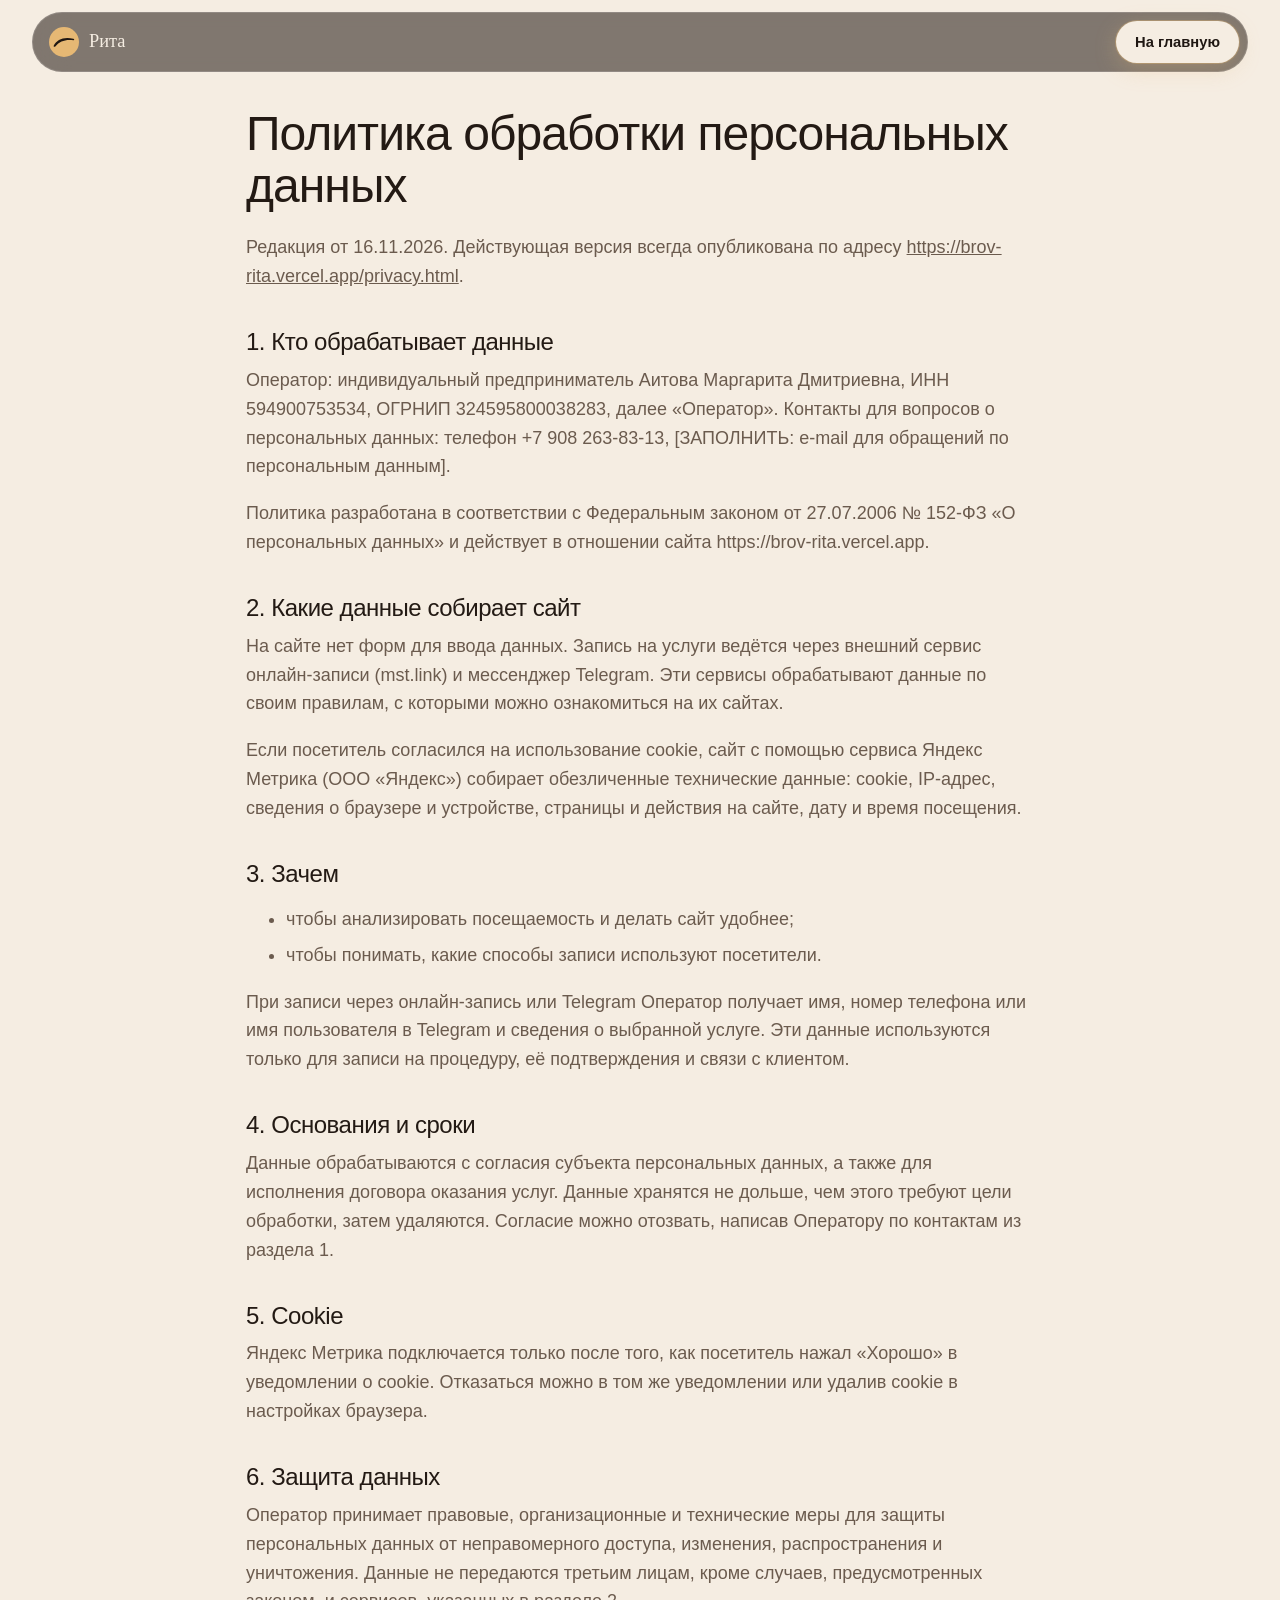
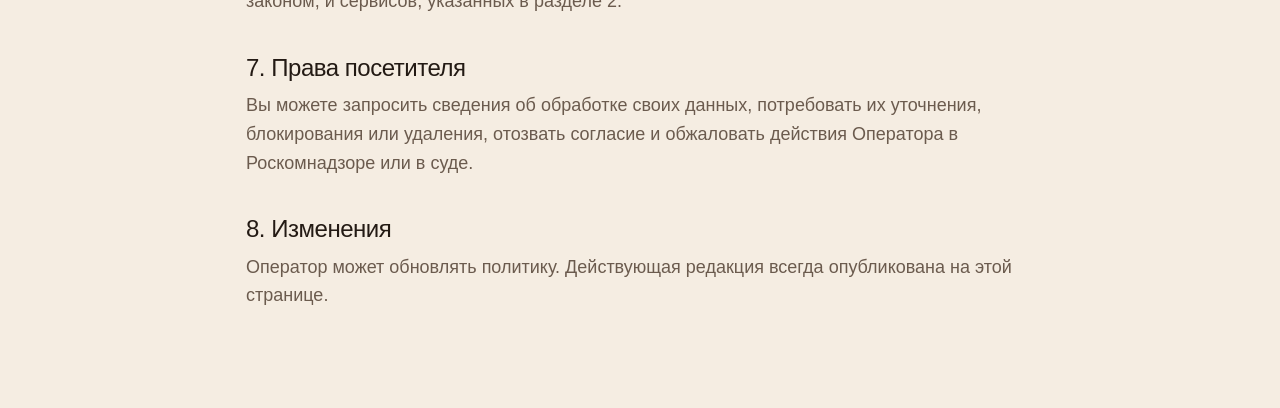
<file: privacy.html>
<!doctype html>
<html lang="ru">
<head>
  <meta charset="utf-8">
  <meta name="viewport" content="width=device-width, initial-scale=1">
  <meta http-equiv="Content-Security-Policy" content="default-src 'self'; script-src 'self' https://mc.yandex.ru https://yastatic.net; style-src 'self' 'unsafe-inline'; img-src 'self' data: https://mc.yandex.ru; connect-src 'self' https://mc.yandex.ru; frame-src https://mc.yandex.ru; object-src 'none'; base-uri 'self'; form-action 'self'">
  <meta name="referrer" content="strict-origin-when-cross-origin">
  <title>Политика обработки персональных данных | Рита</title>
  <meta name="description" content="Политика обработки персональных данных сайта мастера Риты.">
  <meta name="robots" content="noindex, follow">
  <link rel="icon" href="favicon.svg" type="image/svg+xml">
  <link rel="stylesheet" href="styles.css?v=20261119d">
  <style>
    .nav { position: sticky; top: 12px; }
    .doc { max-width: 820px; padding-top: 48px; padding-bottom: 80px; }
    .doc h1 { font-size: clamp(2rem, 5vw, 3rem); }
    .doc h2 { font-size: 1.5rem; margin-top: 1.6em; }
    .doc p, .doc li { color: var(--muted); }
    .doc li { margin-bottom: .4em; }
  </style>
</head>
<body>
<header class="nav">
  <div class="nav__in">
    <a class="brand" href="index.html" aria-label="На главную">
      <svg class="brand__mark" viewBox="0 0 64 64" aria-hidden="true"><circle cx="32" cy="32" r="32" fill="currentColor"/><path d="M10 40 C17 27 31 20 52 25 C54 25.5 54.5 28 52.5 28.3 C35 26 23 30 13.5 41.5 C12 43 9.2 42 10 40 Z" fill="#1f1712"/></svg>
      <span>Рита</span>
    </a>
    <a class="pill pill--light pill--sm" href="index.html">На главную</a>
  </div>
</header>
<main class="wrap doc">
  <h1>Политика обработки персональных данных</h1>
  <p>Редакция от 16.11.2026. Действующая версия всегда опубликована по адресу <a href="https://brov-rita.vercel.app/privacy.html">https://brov-rita.vercel.app/privacy.html</a>.</p>

  <h2>1. Кто обрабатывает данные</h2>
  <p>Оператор: индивидуальный предприниматель Аитова Маргарита Дмитриевна, ИНН 594900753534, ОГРНИП 324595800038283, далее «Оператор». Контакты для вопросов о персональных данных: телефон +7 908 263-83-13, [ЗАПОЛНИТЬ: e-mail для обращений по персональным данным].</p>
  <p>Политика разработана в соответствии с Федеральным законом от 27.07.2006 № 152-ФЗ «О персональных данных» и действует в отношении сайта https://brov-rita.vercel.app.</p>

  <h2>2. Какие данные собирает сайт</h2>
  <p>На сайте нет форм для ввода данных. Запись на услуги ведётся через внешний сервис онлайн-записи (mst.link) и мессенджер Telegram. Эти сервисы обрабатывают данные по своим правилам, с которыми можно ознакомиться на их сайтах.</p>
  <p>Если посетитель согласился на использование cookie, сайт с помощью сервиса Яндекс Метрика (ООО «Яндекс») собирает обезличенные технические данные: cookie, IP-адрес, сведения о браузере и устройстве, страницы и действия на сайте, дату и время посещения.</p>

  <h2>3. Зачем</h2>
  <ul>
    <li>чтобы анализировать посещаемость и делать сайт удобнее;</li>
    <li>чтобы понимать, какие способы записи используют посетители.</li>
  </ul>
  <p>При записи через онлайн-запись или Telegram Оператор получает имя, номер телефона или имя пользователя в Telegram и сведения о выбранной услуге. Эти данные используются только для записи на процедуру, её подтверждения и связи с клиентом.</p>

  <h2>4. Основания и сроки</h2>
  <p>Данные обрабатываются с согласия субъекта персональных данных, а также для исполнения договора оказания услуг. Данные хранятся не дольше, чем этого требуют цели обработки, затем удаляются. Согласие можно отозвать, написав Оператору по контактам из раздела 1.</p>

  <h2>5. Cookie</h2>
  <p>Яндекс Метрика подключается только после того, как посетитель нажал «Хорошо» в уведомлении о cookie. Отказаться можно в том же уведомлении или удалив cookie в настройках браузера.</p>

  <h2>6. Защита данных</h2>
  <p>Оператор принимает правовые, организационные и технические меры для защиты персональных данных от неправомерного доступа, изменения, распространения и уничтожения. Данные не передаются третьим лицам, кроме случаев, предусмотренных законом, и сервисов, указанных в разделе 2.</p>

  <h2>7. Права посетителя</h2>
  <p>Вы можете запросить сведения об обработке своих данных, потребовать их уточнения, блокирования или удаления, отозвать согласие и обжаловать действия Оператора в Роскомнадзоре или в суде.</p>

  <h2>8. Изменения</h2>
  <p>Оператор может обновлять политику. Действующая редакция всегда опубликована на этой странице.</p>
</main>
</body>
</html>
</file>
<file: styles.css>
/* Рита: тёплое золото, тёмная бронза, стекло (основная версия с 20.10.2026; прошлая: styles_v1.css) */
:root {
  --night: #1f1712;      /* тёмный эспрессо */
  --bronze: #3a2a1e;     /* бронза */
  --amber: #c8924a;      /* янтарь */
  --honey: #e6b874;      /* мёд: акцент на тёмном */
  --cream: #f5ede2;      /* крем: фон */
  --sand: #ebdfcf;       /* песок: светлые карточки */
  --paper: #fbf7f1;      /* бумага */
  --ink: #231a14;        /* текст */
  --muted: #6b5b4e;      /* подписи */
  --accent-ink: #8a5a2b; /* акцент текста на светлом */
  --line: rgba(35, 26, 20, .12);
  --r-lg: 28px;
  --r-md: 20px;
  --sans: "Segoe UI", -apple-system, "Helvetica Neue", Roboto, Arial, sans-serif;
  --serif: Georgia, "Times New Roman", serif;
}

*, *::before, *::after { box-sizing: border-box; }
html { scroll-behavior: smooth; scroll-padding-top: 90px; -webkit-text-size-adjust: 100%; }
body { margin: 0; background: var(--cream); color: var(--ink); font: 17px/1.6 var(--sans); }
img { max-width: 100%; height: auto; display: block; }
a { color: inherit; }
h1, h2, h3 { margin: 0 0 .45em; font-weight: 300; letter-spacing: -.02em; line-height: 1.08; }
h1 { font-size: clamp(2.6rem, 8vw, 5.4rem); }
h2 { font-size: clamp(2rem, 5vw, 3.4rem); }
h3 { font-size: 1.15rem; font-weight: 600; letter-spacing: 0; line-height: 1.3; }
h1 em, h2 em { font-family: var(--serif); font-style: italic; font-weight: 400; color: var(--accent-ink); }
p { margin: 0 0 1em; }

.wrap { width: 100%; max-width: 1240px; margin: 0 auto; padding: 0 16px; }
.block { padding: 56px 0; }
.block--dark { background: radial-gradient(80% 60% at 20% 0%, rgba(200, 146, 74, .28), transparent 60%), linear-gradient(170deg, var(--bronze), var(--night)); color: var(--cream); }
.block--dark h2 em { color: var(--honey); }
.block--cream { background: var(--sand); }
.center { text-align: center; margin-top: 28px; }
.sub { color: var(--muted); max-width: 560px; }
.block--dark .sub { color: #d6c6b3; }
.link { color: var(--accent-ink); text-underline-offset: 3px; font-weight: 600; }
.block--dark .link, .card--dark .link { color: var(--honey); }
.todo { background: #fff1c2; color: #6b5100; padding: 4px 10px; border-radius: 8px; font-size: .88rem; display: inline-block; }

.head { margin-bottom: 28px; }
.head--row { display: grid; gap: 8px; align-items: end; }

/* Плашки-метки */
.tag { display: inline-flex; align-items: center; gap: 8px; margin-bottom: 14px; font-size: .8rem; font-weight: 600; letter-spacing: .02em;
  color: var(--accent-ink); }
.tag--glass { padding: 6px 14px; border-radius: 999px; background: rgba(255, 255, 255, .12); border: 1px solid rgba(255, 255, 255, .22);
  color: var(--cream); backdrop-filter: blur(10px); -webkit-backdrop-filter: blur(10px); }

/* Стекло */
.glass { background: rgba(31, 23, 18, .42); border: 1px solid rgba(255, 255, 255, .16); backdrop-filter: blur(18px) saturate(1.2);
  -webkit-backdrop-filter: blur(18px) saturate(1.2); color: var(--cream); }

/* Кнопки-пилюли */
.pill { display: inline-flex; align-items: center; justify-content: center; gap: .5em; min-height: 52px; padding: 0 26px; border-radius: 999px;
  border: 1px solid transparent; font: 600 1rem/1 var(--sans); text-decoration: none; cursor: pointer; transition: transform .2s, background .2s, color .2s; }
.pill:hover { transform: translateY(-1px); }
.pill--light { background: var(--cream); color: var(--night); }
.pill--light:hover { background: #fff; }
.pill--dark { background: var(--night); color: var(--cream); }
.pill--dark:hover { background: var(--bronze); }
.pill--glass { background: rgba(255, 255, 255, .1); color: var(--cream); border-color: rgba(255, 255, 255, .3); backdrop-filter: blur(10px); -webkit-backdrop-filter: blur(10px); }
.pill--glass:hover { background: rgba(255, 255, 255, .2); }
.pill--sm { min-height: 42px; padding: 0 18px; font-size: .92rem; }

/* Свечение и волна на кнопках */
.pill { position: relative; overflow: hidden; isolation: isolate; transition: transform .2s, background .2s, color .2s, box-shadow .35s; }
.pill > * { position: relative; z-index: 2; }
/* Световая волна: блик раз в несколько секунд проходит по кнопке */
.pill::after { content: ""; position: absolute; inset: -2px; z-index: 1; pointer-events: none; transform: translateX(-130%) skewX(-18deg);
  background: linear-gradient(90deg, transparent 0%, rgba(255, 236, 200, .55) 50%, transparent 100%); animation: pill-wave 4.5s ease-in-out infinite; }
.pill--light::after { background: linear-gradient(90deg, transparent 0%, rgba(230, 184, 116, .55) 50%, transparent 100%); }
.pill--glass::after { animation-delay: 1.2s; opacity: .7; }
.pill:hover::after { animation-duration: 1.6s; }
@keyframes pill-wave { 0%, 55% { transform: translateX(-130%) skewX(-18deg); } 100% { transform: translateX(130%) skewX(-18deg); } }
/* Свечение: мягкое «дыхание» у главных кнопок и яркое при наведении */
.pill--light { box-shadow: 0 0 0 1px rgba(230, 184, 116, .35), 0 6px 22px rgba(230, 184, 116, .28); animation: pill-glow 3.2s ease-in-out infinite; }
.pill--dark { box-shadow: 0 6px 22px rgba(200, 146, 74, .25); animation: pill-glow-dark 3.2s ease-in-out infinite; }
.pill--light:hover { box-shadow: 0 0 0 1px rgba(230, 184, 116, .7), 0 10px 36px rgba(230, 184, 116, .6); animation: none; }
.pill--dark:hover { box-shadow: 0 10px 34px rgba(200, 146, 74, .5); animation: none; }
.pill--glass:hover { box-shadow: 0 0 0 1px rgba(230, 184, 116, .5), 0 8px 28px rgba(230, 184, 116, .35); }
@keyframes pill-glow { 50% { box-shadow: 0 0 0 1px rgba(230, 184, 116, .55), 0 8px 32px rgba(230, 184, 116, .5); } }
@keyframes pill-glow-dark { 50% { box-shadow: 0 8px 30px rgba(200, 146, 74, .45); } }
/* Волна от нажатия (кружок создаёт script.js) */
.ripple { position: absolute; z-index: 1; border-radius: 50%; pointer-events: none; transform: scale(0); opacity: .55;
  background: radial-gradient(circle, rgba(230, 184, 116, .9) 0%, rgba(230, 184, 116, .35) 45%, transparent 70%); animation: ripple .7s ease-out forwards; }
.pill--dark .ripple { background: radial-gradient(circle, rgba(255, 236, 200, .7) 0%, rgba(230, 184, 116, .3) 45%, transparent 70%); }
@keyframes ripple { to { transform: scale(1); opacity: 0; } }
.pill:focus-visible, button:focus-visible, a:focus-visible, summary:focus-visible { outline: 3px solid var(--honey); outline-offset: 3px; }
.ico { width: 20px; height: 20px; flex: none; }
.actions { display: flex; flex-wrap: wrap; gap: 12px; }
.actions .pill { flex: 1 1 220px; }
.actions--center { justify-content: center; }

/* Шапка */
.nav { position: fixed; top: 12px; left: 12px; right: 12px; z-index: 30; }
.nav__in { max-width: 1216px; margin: 0 auto; display: flex; align-items: center; gap: 20px; padding: 8px 8px 8px 16px; border-radius: 999px;
  background: rgba(31, 23, 18, .55); border: 1px solid rgba(255, 255, 255, .14); backdrop-filter: blur(18px); -webkit-backdrop-filter: blur(18px); color: var(--cream); }
.brand { display: inline-flex; align-items: center; gap: 10px; text-decoration: none; margin-right: auto; font-family: var(--serif); font-size: 1.15rem; white-space: nowrap; }
@media (max-width: 699px) { .hero__bg { object-position: 50% 30%; } }
.brand__mark { width: 30px; height: 30px; color: var(--honey); }
.nav__links { display: none; gap: 24px; }
.nav__links a { text-decoration: none; font-size: .93rem; color: #e3d5c4; }
.nav__links a:hover { color: #fff; }

/* Первый экран */
.hero { position: relative; margin: 8px; min-height: calc(100svh - 16px); border-radius: var(--r-lg); overflow: hidden; color: var(--cream);
  display: flex; flex-direction: column; justify-content: flex-end; gap: 20px; padding: 110px 20px 20px; background: var(--night); }
.hero__bg { position: absolute; inset: 0; width: 100%; height: 100%; object-fit: cover; object-position: 50% 30%;
  filter: sepia(.35) saturate(1.15) brightness(.8); }
.hero::after { content: ""; position: absolute; inset: 0; background: linear-gradient(180deg, rgba(31,23,18,.55) 0%, rgba(31,23,18,.15) 35%, rgba(31,23,18,.85) 100%); }
.hero__glow { position: absolute; inset: 0; z-index: 1; pointer-events: none;
  background: radial-gradient(50% 45% at 85% 15%, rgba(230, 184, 116, .35), transparent 70%), radial-gradient(40% 40% at 10% 90%, rgba(200, 146, 74, .3), transparent 70%); }
.hero__content, .hero__card { position: relative; z-index: 2; }
.hero__content { max-width: 760px; }
.hero h1 em { color: var(--honey); }
.hero__lead { font-size: 1.12rem; color: #eadccb; max-width: 560px; margin-bottom: 26px; }
.hero__card { list-style: none; margin: 0; padding: 6px 18px; border-radius: var(--r-md); max-width: 420px; }
.hero__card li { display: flex; justify-content: space-between; gap: 16px; padding: 12px 0; border-bottom: 1px solid rgba(255, 255, 255, .14); font-size: .92rem; }
.hero__card li:last-child { border-bottom: 0; }
.hero__card span { color: #d6c6b3; }
.hero__card b { font-weight: 600; text-align: right; }

/* Карточки и бенто */
.card { border-radius: var(--r-lg); padding: 28px 24px; position: relative; overflow: hidden; }
.card--dark { background: radial-gradient(70% 60% at 85% 0%, rgba(230, 184, 116, .3), transparent 65%), linear-gradient(160deg, var(--bronze), var(--night)); color: var(--cream); }
.card--cream { background: var(--paper); border: 1px solid var(--line); }
.bento { display: grid; gap: 12px; }
.card--quote { display: flex; flex-direction: column; justify-content: space-between; min-height: 320px; margin: 0; }
.quote-mark { width: 44px; color: var(--honey); margin-bottom: 20px; }
.card--quote blockquote { margin: 0 0 24px; font-size: clamp(1.4rem, 3vw, 2rem); font-weight: 300; line-height: 1.3; color: #cdbba6; }
.card--quote .hl { color: #fff; }
.card--quote figcaption { font-size: .9rem; color: #bfae9a; }
.pains { list-style: none; padding: 0; margin: 0; counter-reset: p; }
.pains li { counter-increment: p; display: flex; gap: 16px; align-items: baseline; padding: 14px 0; border-bottom: 1px solid var(--line); font-size: 1.05rem; }
.pains li:last-child { border-bottom: 0; }
.pains li::before { content: "0" counter(p); font-family: var(--serif); font-style: italic; color: var(--accent-ink); font-size: .95rem; min-width: 24px; }

/* Цены */
.prices { display: grid; gap: 16px; align-items: start; }
.tabs { display: flex; gap: 6px; margin-bottom: 14px; padding: 5px; border-radius: 999px; background: var(--sand); width: max-content; max-width: 100%; overflow-x: auto; }
.tabs button { flex: none; min-height: 44px; padding: 0 20px; border-radius: 999px; border: 0; background: transparent; color: var(--ink);
  font: 500 .98rem var(--sans); cursor: pointer; }
.tabs button[aria-selected="true"] { background: var(--night); color: var(--cream); }
.price { background: var(--paper); border-radius: var(--r-lg); border: 1px solid var(--line); padding: 4px 0; }
.price__row { display: grid; gap: 8px; padding: 20px 22px; border-bottom: 1px solid var(--line); }
.price__row:last-child { border-bottom: 0; }
.price__row h3 { margin-bottom: .2em; }
.price__row p { margin: 0; color: var(--muted); font-size: .95rem; }
.price__row--hint { background: linear-gradient(90deg, rgba(200, 146, 74, .12), transparent); }
.price__meta { display: flex; align-items: baseline; justify-content: space-between; gap: 16px; }
.price__meta span { color: var(--muted); font-size: .88rem; white-space: nowrap; }
.price__meta b { font-weight: 300; font-size: 1.45rem; letter-spacing: -.01em; white-space: nowrap; }
.card--offer { padding: 0; display: flex; flex-direction: column; }
.card--offer img { width: 100%; aspect-ratio: 16 / 10; object-fit: cover; filter: sepia(.3) saturate(1.1); }
.card--offer__body { padding: 24px; }
.card--offer h3 { font-size: 1.5rem; font-weight: 300; }
.card--offer p { color: #d6c6b3; }
.card--offer__price { font-size: 1.6rem; font-weight: 300; color: #fff !important; }
.card--offer__price span { font-size: .95rem; color: #bfae9a; }

/* Галерея */
.gallery { display: grid; grid-template-columns: repeat(2, 1fr); gap: 10px; }
.gallery__item { padding: 0; border: 0; background: var(--sand); border-radius: var(--r-md); overflow: hidden; cursor: zoom-in; aspect-ratio: 3 / 4; position: relative; }
.gallery__item img { width: 100%; height: 100%; object-fit: cover; transition: transform .5s, filter .5s; }
.gallery__item::after { content: ""; position: absolute; inset: 0; background: linear-gradient(180deg, transparent 60%, rgba(200, 146, 74, .25)); opacity: 0; transition: opacity .4s; }
.gallery__item:hover img { transform: scale(1.05); }
.gallery__item:hover::after { opacity: 1; }
.lightbox { border: 0; padding: 0; background: transparent; max-width: min(92vw, 900px); max-height: 92vh; }
.lightbox::backdrop { background: rgba(31, 23, 18, .9); backdrop-filter: blur(6px); }
.lightbox img { max-height: 88vh; width: auto; margin: 0 auto; border-radius: var(--r-md); }
.lightbox__close { position: fixed; top: 14px; right: 16px; width: 48px; height: 48px; border-radius: 50%; border: 0; background: var(--cream);
  font-size: 28px; line-height: 1; cursor: pointer; color: var(--night); }

/* Шаги */
.steps { list-style: none; counter-reset: s; padding: 0; margin: 0 0 14px; display: grid; gap: 12px; }
.steps li { counter-increment: s; border-radius: var(--r-md); padding: 24px 22px; background: rgba(255, 255, 255, .06); }
.steps li::before { content: "0" counter(s); display: block; font-family: var(--serif); font-style: italic; font-size: 2rem; color: var(--honey); margin-bottom: 14px; }
.steps p { margin: 0; color: #d6c6b3; }
.note { margin: 0; padding: 16px 20px; border-radius: var(--r-md); background: rgba(255, 255, 255, .06); }

/* О мастере */
.bento--about { grid-template-columns: 1fr; }
.photo { margin: 0; position: relative; border-radius: var(--r-lg); overflow: hidden; min-height: 260px; }
.photo img { width: 100%; height: 100%; object-fit: cover; position: absolute; inset: 0; }
.photo--tall { min-height: 460px; }
.photo--tall img { object-position: 50% 15%; }
.photo figcaption { position: absolute; left: 12px; bottom: 12px; padding: 6px 14px; border-radius: 999px; font-size: .85rem; }
.about__text p:not(.todo) { font-size: 1.08rem; }
.about__list { list-style: none; padding: 0; margin: 16px 0 0; display: grid; gap: 10px; }
.about__list li { position: relative; padding-left: 30px; font-size: 1.08rem; }
.about__list li::before { content: "//"; position: absolute; left: 0; top: 0; color: var(--accent-ink); font-weight: 600; letter-spacing: -.06em; }
.about__how h3 { font-size: 1.5rem; font-weight: 300; }
.ticks { list-style: none; padding: 0; margin: 0; }
.ticks li { padding: 12px 0 12px 30px; position: relative; border-bottom: 1px solid rgba(255, 255, 255, .12); color: #e3d5c4; }
.ticks li:last-child { border-bottom: 0; }
.ticks li::before { content: ""; position: absolute; left: 2px; top: 1.15em; width: 14px; height: 8px; border-left: 2px solid var(--honey);
  border-bottom: 2px solid var(--honey); transform: rotate(-45deg); }

/* Ламинирование ресниц */
.lashes { display: grid; gap: 12px; }
.lashes__offer { display: flex; flex-direction: column; justify-content: space-between; }
.lashes__cta { margin-top: 22px; padding-top: 20px; border-top: 1px solid rgba(255, 255, 255, .14); }
.lashes__price { margin: 0; font-size: 2rem; font-weight: 300; color: #fff; }
.lashes__price span { font-size: .95rem; color: #bfae9a; }
.lashes__note { margin: 6px 0 18px; color: #d6c6b3; font-size: .95rem; }
.lashes__review { margin: 0; display: flex; flex-direction: column; justify-content: space-between; }
.lashes__review blockquote { margin: 0 0 16px; font-family: var(--serif); font-style: italic; font-size: 1.5rem; line-height: 1.35; }
.lashes__review blockquote::before { content: "«"; } .lashes__review blockquote::after { content: "»"; }
.lashes__review figcaption { font-size: .85rem; color: var(--muted); margin-bottom: 14px; }
.lashes__shots { display: grid; grid-template-columns: 1fr 1fr; gap: 8px; }
.lashes__shots img { width: 100%; border-radius: 12px; border: 1px solid var(--line); }
.lashes__sub { margin: 32px 0 14px; font-size: 1.5rem; font-weight: 300; }
.gallery--lashes { grid-template-columns: repeat(2, 1fr); }
.honest { display: grid; gap: 10px; }
.honest__item { background: var(--paper); border: 1px solid var(--line); border-radius: var(--r-md); padding: 20px; }
.honest__item h3 { font-size: 1.05rem; margin-bottom: .3em; }
.honest__item p { margin: 0; color: var(--muted); font-size: .95rem; }

/* Отзывы: горизонтальная лента */
.reviews { display: grid; grid-auto-flow: column; grid-auto-columns: 85%; gap: 12px; overflow-x: auto; scroll-snap-type: x mandatory;
  padding-bottom: 12px; scrollbar-width: thin; }
.review { margin: 0; scroll-snap-align: start; background: var(--paper); border-radius: var(--r-lg); padding: 26px 24px; display: flex; flex-direction: column; border: 1px solid var(--line); }
.review blockquote { margin: 0 0 18px; font-size: 1.12rem; line-height: 1.5; flex: 1; }
.review blockquote::before { content: "«"; } .review blockquote::after { content: "»"; }
.review figcaption { font-size: .85rem; color: var(--muted); }
.review--feature { background: radial-gradient(70% 60% at 85% 0%, rgba(230, 184, 116, .3), transparent 65%), linear-gradient(160deg, var(--bronze), var(--night)); color: var(--cream); border: 0; }
.review--feature blockquote { font-size: 1.45rem; font-weight: 300; }
.review--feature figcaption { color: #bfae9a; }

/* Вопросы */
.faq-wrap { display: grid; gap: 12px; }
.faq { border-bottom: 1px solid var(--line); }
.faq summary { cursor: pointer; list-style: none; padding: 20px 44px 20px 0; font-weight: 600; position: relative; }
.faq summary::-webkit-details-marker { display: none; }
.faq summary::after { content: "+"; position: absolute; right: 4px; top: 14px; width: 30px; height: 30px; border-radius: 50%; background: var(--sand);
  display: grid; place-items: center; font-weight: 300; font-size: 1.3rem; transition: transform .25s, background .25s; }
.faq[open] summary::after { transform: rotate(45deg); background: var(--night); color: var(--cream); }
.faq p { color: var(--muted); }

/* Адреса */
.places { display: grid; gap: 12px; }
.place { margin: 0; min-height: 340px; display: flex; flex-direction: column; justify-content: flex-end; }
.place h3 { font-size: 1.7rem; font-weight: 300; }
.place p:not(.tag) { color: #d6c6b3; }
.place .pill, .place .tag, .place .todo { align-self: flex-start; }
.card--photo { padding: 0; color: var(--cream); }
.card--photo img { position: absolute; inset: 0; width: 100%; height: 100%; object-fit: cover; filter: sepia(.3) brightness(.7); }
.card--photo::after { content: ""; position: absolute; inset: 0; background: linear-gradient(180deg, transparent 20%, rgba(31, 23, 18, .9)); }
.place__body { position: relative; z-index: 1; padding: 28px 24px; display: flex; flex-direction: column; }

/* Финальный призыв */
.cta { position: relative; overflow: hidden; border-radius: var(--r-lg); padding: 64px 24px; text-align: center; color: var(--cream);
  background: linear-gradient(160deg, var(--bronze), var(--night)); }
.cta > *:not(.hero__glow) { position: relative; z-index: 2; }
.cta h2 em { color: var(--honey); }
.cta p { color: #d6c6b3; max-width: 520px; margin-left: auto; margin-right: auto; }

/* Подвал */
.footer { padding: 0 8px 92px; font-size: .95rem; }
.footer__card { position: relative; overflow: hidden; border-radius: var(--r-lg); padding: 36px 22px 22px; color: var(--ink);
  background: var(--sand); border: 1px solid var(--line); }
.footer__glow { position: absolute; inset: 0; pointer-events: none;
  background: radial-gradient(45% 60% at 100% 0%, rgba(200, 146, 74, .16), transparent 70%), radial-gradient(35% 50% at 0% 100%, rgba(200, 146, 74, .1), transparent 70%); }
.footer__card > *:not(.footer__glow) { position: relative; }
.footer__top { display: flex; flex-wrap: wrap; gap: 20px; align-items: flex-end; justify-content: space-between; padding-bottom: 28px; border-bottom: 1px solid var(--line); }
.brand--footer { font-size: 1.5rem; margin: 0 0 .5em; color: var(--ink); }
.brand--footer .brand__mark { width: 40px; height: 40px; color: var(--night); }
.footer__tagline { margin: 0; font-size: clamp(1.5rem, 4vw, 2.4rem); font-weight: 300; letter-spacing: -.02em; line-height: 1.15; max-width: 620px; }
.footer__tagline em { font-family: var(--serif); font-style: italic; font-weight: 400; color: #7a4e24; }
.footer__grid { display: grid; gap: 24px; padding: 28px 0; }
.footer__label { margin: 0 0 10px; font-size: .78rem; font-weight: 600; letter-spacing: .1em; text-transform: uppercase; color: #7a4e24; }
.footer__list { list-style: none; padding: 0; margin: 0; display: grid; gap: 10px; }
.footer__list a { color: var(--ink); text-decoration: none; }
.footer__list a:hover { color: #7a4e24; text-decoration: underline; text-underline-offset: 3px; }
.footer__list span { display: block; font-size: .85rem; color: var(--muted); }
.footer__legal { margin: 0; color: var(--muted); line-height: 1.7; }
.footer__bottom { display: flex; flex-wrap: wrap; gap: 8px 24px; justify-content: space-between; padding-top: 18px; border-top: 1px solid var(--line);
  font-size: .85rem; color: var(--muted); }
.footer__bottom a { color: var(--muted); text-underline-offset: 3px; }

/* Нижняя панель (телефон) */
.mobilebar { position: fixed; left: 10px; right: 10px; bottom: calc(10px + env(safe-area-inset-bottom)); z-index: 30; display: flex; gap: 8px;
  padding: 8px; border-radius: 999px; background: rgba(31, 23, 18, .7); }
.mobilebar .pill { flex: 1; min-height: 48px; }
.mobilebar__icon { width: 48px; height: 48px; flex: none; display: grid; place-items: center; border-radius: 50%; border: 1px solid rgba(255, 255, 255, .3); color: var(--cream); }

/* Cookie */
.cookie { position: fixed; z-index: 45; left: 10px; right: 10px; bottom: calc(84px + env(safe-area-inset-bottom)); display: flex; align-items: center;
  gap: 10px; border-radius: 14px; padding: 10px 12px; background: rgba(31, 23, 18, .92); font-size: .82rem; }
.cookie[hidden] { display: none; }
.cookie a { color: var(--honey); }
.cookie p { margin: 0; flex: 1 1 auto; line-height: 1.35; }
.cookie__btns { display: flex; gap: 6px; flex: none; }
.cookie .pill { min-height: 40px; padding: 0 14px; font-size: .9rem; }

/* Планшет */
@media (min-width: 700px) {
  .block { padding: 80px 0; }
  .hero { padding: 120px 36px 36px; }
  .gallery { grid-template-columns: repeat(3, 1fr); }
  .steps { grid-template-columns: repeat(2, 1fr); }
  .reviews { grid-auto-columns: 46%; }
  .price__row { grid-template-columns: 1fr auto; align-items: center; gap: 24px; }
  .price__meta { flex-direction: column; align-items: flex-end; gap: 0; }
  .bento--about { grid-template-columns: 1fr 1fr; }
  .bento--about .photo--tall { grid-row: span 2; }
  .lashes { grid-template-columns: 1.2fr 1fr; }
  .honest { grid-template-columns: repeat(2, 1fr); }
  .footer__grid { grid-template-columns: repeat(3, 1fr); }
  .footer__card { padding: 48px 36px 24px; }
}

/* Компьютер */
@media (min-width: 1024px) {
  body { font-size: 18px; }
  .block { padding: 104px 0; }
  .nav__links { display: flex; }
  .hero { margin: 12px; min-height: calc(100vh - 24px); flex-direction: row; align-items: flex-end; justify-content: space-between; padding: 140px 56px 56px; }
  .hero__card { flex: 0 0 380px; }
  .actions .pill { flex: 0 0 auto; }
  .head--row { grid-template-columns: 1fr 1fr; gap: 40px; }
  .head--row .sub { justify-self: end; margin-bottom: 1em; }
  .bento--intro { grid-template-columns: 1.15fr 1fr; }
  .prices { grid-template-columns: 1fr 360px; gap: 20px; }
  .card--offer { position: sticky; top: 100px; }
  .gallery { grid-template-columns: repeat(4, 1fr); gap: 12px; }
  .steps { grid-template-columns: repeat(4, 1fr); }
  .bento--about { grid-template-columns: 1.1fr 1fr 1fr; grid-template-rows: auto auto; }
  .bento--about .photo--tall { grid-row: span 2; min-height: 640px; }
  .bento--about .about__text { grid-column: 2 / 4; }
  .bento--about .about__how { grid-column: 2 / 4; grid-row: 2; }
  .bento--about .photo:not(.photo--tall) { grid-column: 3; }
  .reviews { grid-auto-columns: calc((100% - 24px) / 3); }
  .faq-wrap { grid-template-columns: 380px 1fr; gap: 64px; }
  .faq-wrap .head { position: sticky; top: 110px; align-self: start; }
  .place { min-height: 420px; }
  .cta { padding: 110px 40px; }
  .mobilebar { display: none; }
  .footer { padding: 0 12px 12px; }
  .footer__card { padding: 64px 56px 28px; }
  .cookie { bottom: 20px; left: 50%; right: auto; transform: translateX(-50%); width: min(760px, calc(100% - 48px)); }
}

@media (prefers-reduced-motion: reduce) {
  html { scroll-behavior: auto; }
  * { transition: none !important; }
  .pill, .pill::after { animation: none !important; }
  .pill::after, .ripple { display: none; }
}
</file>
